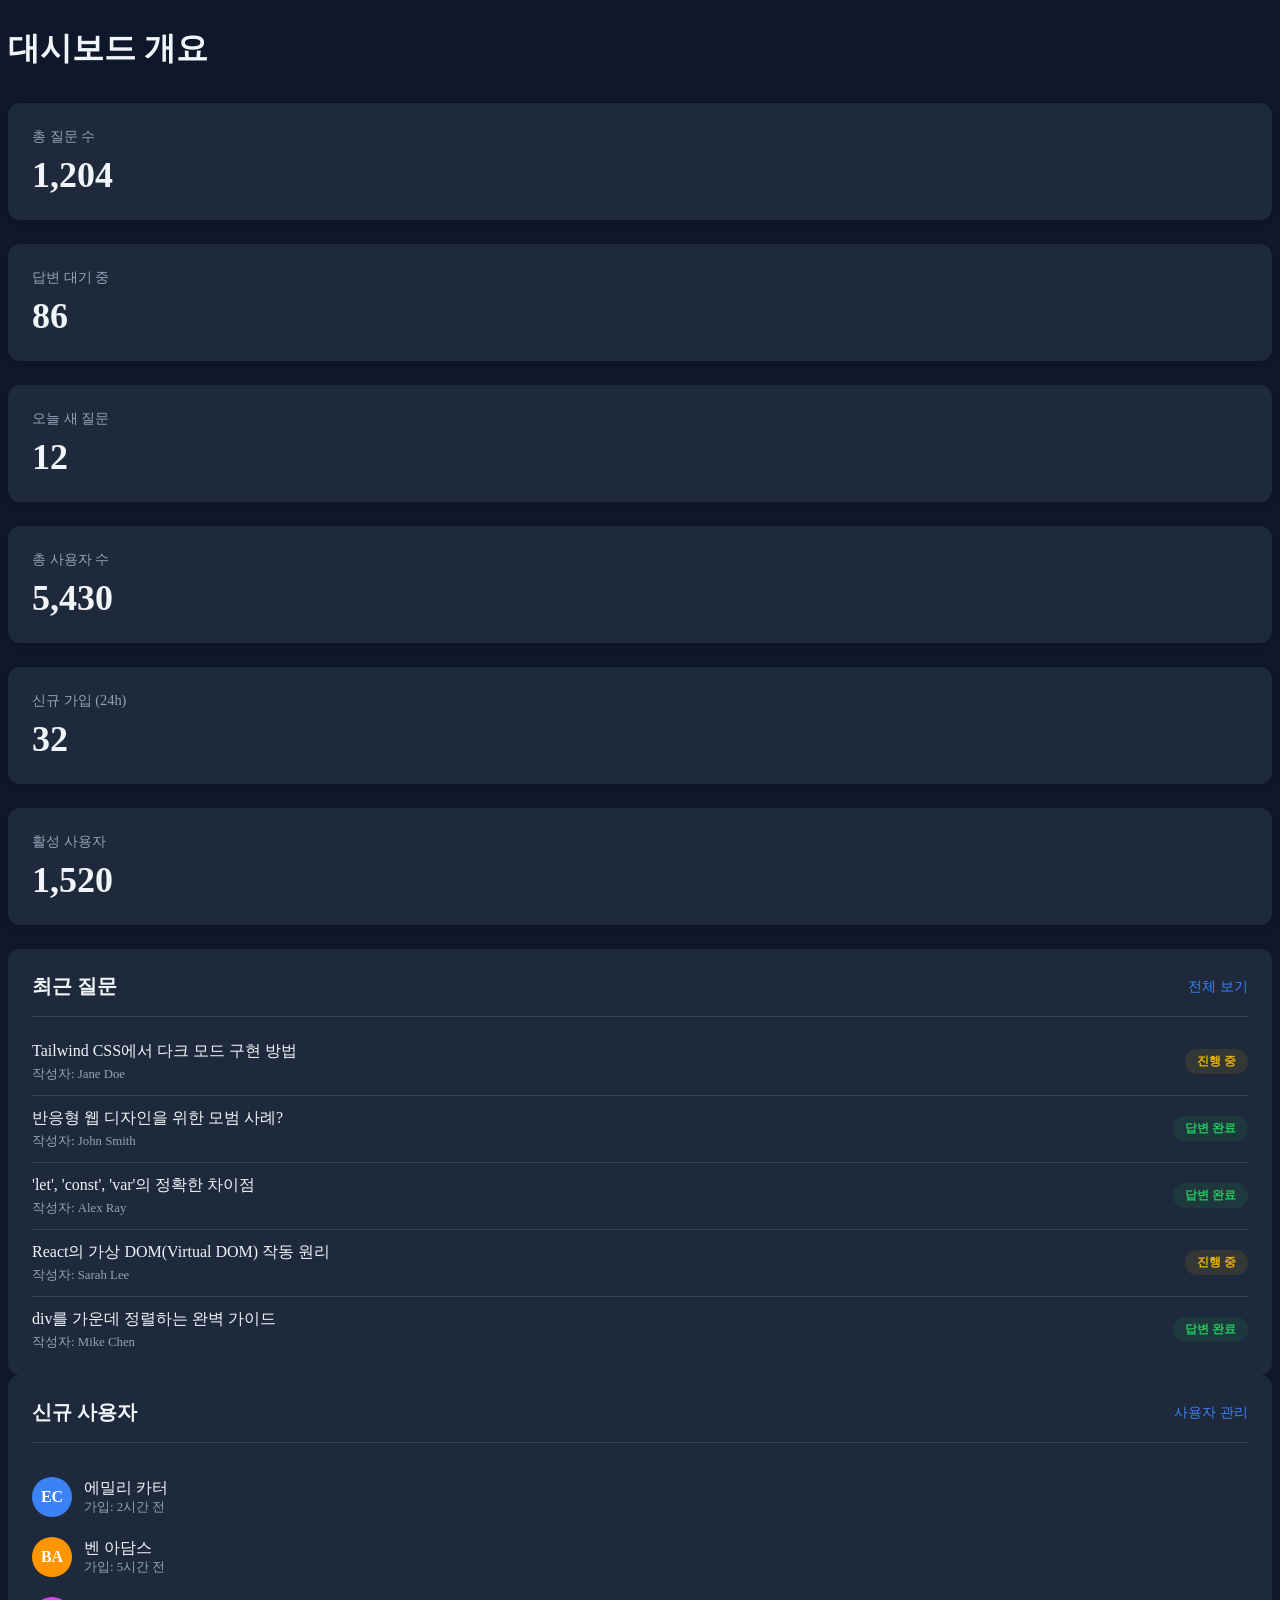
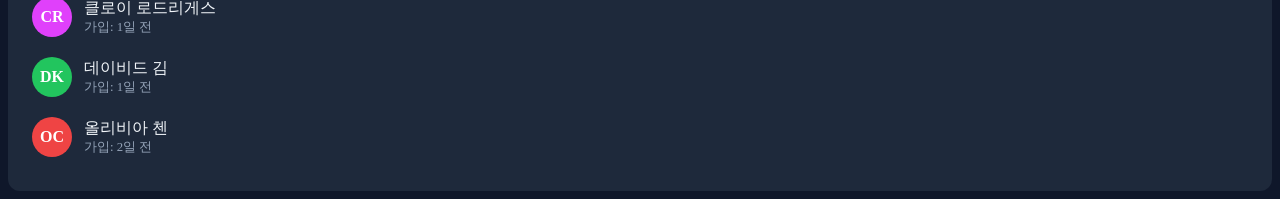
<file: src/main/resources/templates/index2.html>
<!DOCTYPE html>
<html xmlns:th="http://www.thymeleaf.org"
      xmlns:layout="http://www.ultraq.net.nz/thymeleaf/layout"
      layout:decorate="~{layouts/layout}">

<th:block layout:fragment="css">
  <style>
      /* CSS 변수를 사용한 다크 모드 색상표 */
      :root {
          --dark-bg-primary: #0F172A; /* 페이지 전체 배경 */
          --dark-bg-secondary: #1E293B; /* 카드 배경 */
          --dark-text-primary: #F1F5F9; /* 기본 텍스트 (밝은 흰색) */
          --dark-text-secondary: #94A3B8; /* 보조 텍스트 (회색) */
          --dark-border: #334155; /* 경계선 */
          --dark-accent-blue: #3B82F6; /* 링크 및 버튼 */
          --dark-accent-green: #22C55E; /* 답변 완료 */
          --dark-accent-yellow: #EAB308; /* 진행 중 */
      }

      /* 레이아웃의 body 태그에 어두운 배경색을 강제로 적용합니다.
        기존 layout.html에 밝은 배경이 설정되어 있을 수 있어 !important를 사용합니다.
      */
      body {
          background-color: var(--dark-bg-primary) !important;
          color: var(--dark-text-primary);
      }

      /* 부모 레이아웃의 .container 기본 스타일을 오버라이드합니다.
        (배경색 제거, 패딩/마진 조절)
      */
      .container {
          background-color: transparent !important;
          border: none !important;
          box-shadow: none !important;
      }

      .dashboard-title {
          font-size: 2rem;
          font-weight: 700;
          color: var(--dark-text-primary);
          margin-bottom: 2rem;
      }

      /* 6개 요약 카드 */
      .stat-card {
          background-color: var(--dark-bg-secondary);
          border-radius: 12px;
          padding: 24px;
          margin-bottom: 1.5rem;
          box-shadow: 0 4px 6px rgba(0, 0, 0, 0.1);
      }

      .stat-card .stat-title {
          font-size: 0.9rem;
          color: var(--dark-text-secondary);
          margin-bottom: 8px;
      }

      .stat-card .stat-value {
          font-size: 2.25rem;
          font-weight: 700;
          color: var(--dark-text-primary);
      }

      /* 최근 질문 / 신규 사용자 리스트 카드 */
      .list-card {
          background-color: var(--dark-bg-secondary);
          border-radius: 12px;
          padding: 24px;
          height: 100%;
      }

      .list-card-header {
          display: flex;
          justify-content: space-between;
          align-items: center;
          margin-bottom: 1.5rem;
          padding-bottom: 1rem;
          border-bottom: 1px solid var(--dark-border);
      }

      .list-card-header h3 {
          font-size: 1.25rem;
          font-weight: 600;
          color: var(--dark-text-primary);
          margin: 0;
      }

      .list-card-header a {
          font-size: 0.9rem;
          color: var(--dark-accent-blue);
          text-decoration: none;
          font-weight: 500;
      }
      .list-card-header a:hover {
          text-decoration: underline;
      }

      /* 최근 질문 아이템 */
      .question-item {
          display: flex;
          justify-content: space-between;
          align-items: center;
          padding: 12px 0;
          border-bottom: 1px solid var(--dark-border);
      }
      .question-item:last-child {
          border-bottom: none;
          padding-bottom: 0;
      }
      .question-item:first-child {
          padding-top: 0;
      }

      .question-item .question-title {
          font-size: 1rem;
          font-weight: 500;
          color: var(--dark-text-primary);
          margin-bottom: 4px;
          cursor: pointer;
      }
      .question-item .question-title:hover {
          color: var(--dark-accent-blue);
      }

      .question-item .question-meta {
          font-size: 0.8rem;
          color: var(--dark-text-secondary);
      }

      /* 답변 상태 배지 */
      .badge-status {
          padding: 4px 12px;
          border-radius: 12px;
          font-size: 0.75rem;
          font-weight: 600;
          white-space: nowrap;
      }

      .badge-answered {
          background-color: rgba(34, 197, 94, 0.1);
          color: var(--dark-accent-green);
      }

      .badge-open {
          background-color: rgba(234, 179, 8, 0.1);
          color: var(--dark-accent-yellow);
      }

      /* 신규 사용자 아이템 */
      .user-item {
          display: flex;
          align-items: center;
          padding: 10px 0;
      }

      .user-avatar {
          width: 40px;
          height: 40px;
          border-radius: 50%;
          margin-right: 12px;
          background-color: var(--dark-border);
          /* 임시 플레이스홀더 스타일 */
          display: inline-flex;
          align-items: center;
          justify-content: center;
          font-weight: 600;
      }
      /* 아바타 이미지 대신 이니셜 사용 예시 */
      .avatar-initial {
          background-color: #3B82F6;
          color: white;
      }


      .user-info .user-name {
          font-size: 1rem;
          font-weight: 500;
          color: var(--dark-text-primary);
      }

      .user-info .user-meta {
          font-size: 0.8rem;
          color: var(--dark-text-secondary);
      }

  </style>
</th:block>

<div layout:fragment="content" class="container my-3">
  <h2 class="dashboard-title">대시보드 개요</h2>

  <div class="row">
    <div class="col-lg-4 col-md-6">
      <div class="stat-card">
        <div class="stat-title">총 질문 수</div>
        <div class="stat-value">1,204</div>
      </div>
    </div>
    <div class="col-lg-4 col-md-6">
      <div class="stat-card">
        <div class="stat-title">답변 대기 중</div>
        <div class="stat-value">86</div>
      </div>
    </div>
    <div class="col-lg-4 col-md-6">
      <div class="stat-card">
        <div class="stat-title">오늘 새 질문</div>
        <div class="stat-value">12</div>
      </div>
    </div>
    <div class="col-lg-4 col-md-6">
      <div class="stat-card">
        <div class="stat-title">총 사용자 수</div>
        <div class="stat-value">5,430</div>
      </div>
    </div>
    <div class="col-lg-4 col-md-6">
      <div class="stat-card">
        <div class="stat-title">신규 가입 (24h)</div>
        <div class="stat-value">32</div>
      </div>
    </div>
    <div class="col-lg-4 col-md-6">
      <div class="stat-card">
        <div class="stat-title">활성 사용자</div>
        <div class="stat-value">1,520</div>
      </div>
    </div>
  </div>

  <div class="row">
    <div class="col-lg-8 mb-4">
      <div class="list-card">
        <div class="list-card-header">
          <h3>최근 질문</h3>
          <a th:href="@{/questions}">전체 보기</a>
        </div>
        <div class="list-card-body">
          <div class="question-item">
            <div>
              <div class="question-title">Tailwind CSS에서 다크 모드 구현 방법</div>
              <div class="question-meta">작성자: Jane Doe</div>
            </div>
            <span class="badge-status badge-open">진행 중</span>
          </div>
          <div class="question-item">
            <div>
              <div class="question-title">반응형 웹 디자인을 위한 모범 사례?</div>
              <div class="question-meta">작성자: John Smith</div>
            </div>
            <span class="badge-status badge-answered">답변 완료</span>
          </div>
          <div class="question-item">
            <div>
              <div class="question-title">'let', 'const', 'var'의 정확한 차이점</div>
              <div class="question-meta">작성자: Alex Ray</div>
            </div>
            <span class="badge-status badge-answered">답변 완료</span>
          </div>
          <div class="question-item">
            <div>
              <div class="question-title">React의 가상 DOM(Virtual DOM) 작동 원리</div>
              <div class="question-meta">작성자: Sarah Lee</div>
            </div>
            <span class="badge-status badge-open">진행 중</span>
          </div>
          <div class="question-item">
            <div>
              <div class="question-title">div를 가운데 정렬하는 완벽 가이드</div>
              <div class="question-meta">작성자: Mike Chen</div>
            </div>
            <span class="badge-status badge-answered">답변 완료</span>
          </div>
        </div>
      </div>
    </div>

    <div class="col-lg-4 mb-4">
      <div class="list-card">
        <div class="list-card-header">
          <h3>신규 사용자</h3>
          <a th:href="@{/admin/users}">사용자 관리</a>
        </div>
        <div class="list-card-body">
          <div class="user-item">
            <div class="user-avatar avatar-initial">EC</div>
            <div class="user-info">
              <div class="user-name">에밀리 카터</div>
              <div class="user-meta">가입: 2시간 전</div>
            </div>
          </div>
          <div class="user-item">
            <div class="user-avatar avatar-initial" style="background-color: #FF9500;">BA</div>
            <div class="user-info">
              <div class="user-name">벤 아담스</div>
              <div class="user-meta">가입: 5시간 전</div>
            </div>
          </div>
          <div class="user-item">
            <div class="user-avatar avatar-initial" style="background-color: #E040FB;">CR</div>
            <div class="user-info">
              <div class="user-name">클로이 로드리게스</div>
              <div class="user-meta">가입: 1일 전</div>
            </div>
          </div>
          <div class="user-item">
            <div class="user-avatar avatar-initial" style="background-color: #22C55E;">DK</div>
            <div class="user-info">
              <div class="user-name">데이비드 김</div>
              <div class="user-meta">가입: 1일 전</div>
            </div>
          </div>
          <div class="user-item">
            <div class="user-avatar avatar-initial" style="background-color: #EF4444;">OC</div>
            <div class="user-info">
              <div class="user-name">올리비아 첸</div>
              <div class="user-meta">가입: 2일 전</div>
            </div>
          </div>
        </div>
      </div>
    </div>
  </div>
</div>

</html>
</file>
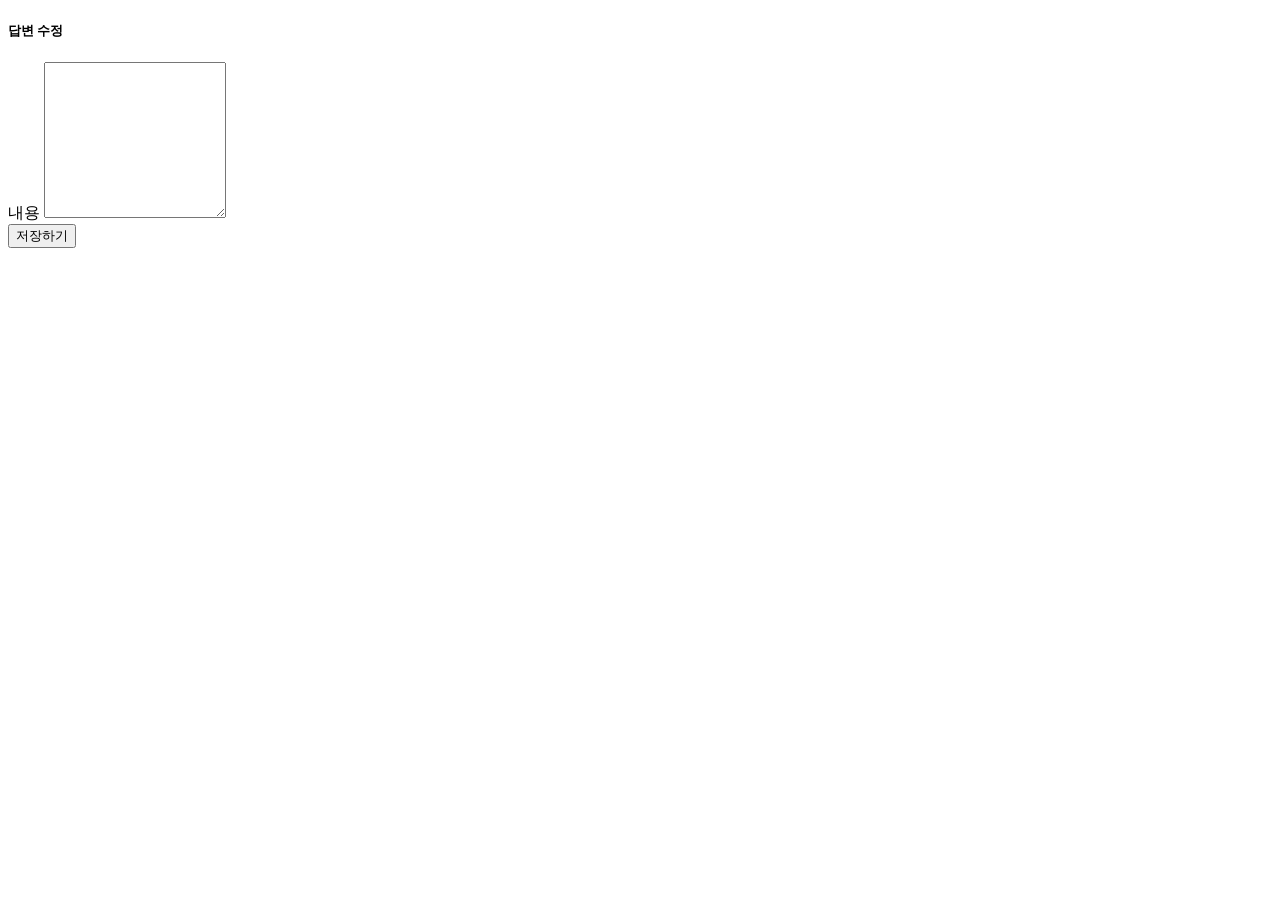
<file: src/main/resources/templates/answer/modifyForm.html>
<!DOCTYPE html>
<html xmlns:th="http://www.thymeleaf.org"
      xmlns:layout="http://www.ultraq.net.nz/thymeleaf/layout"
      layout:decorate="~{layouts/layout}">


<div layout:fragment="content" class="container my-3">
  <h5 class="my-3 border-bottom pb-2">답변 수정</h5>
  <form th:object="${answerDto}" method="post">
    <input type="hidden" th:name="${_csrf.parameterName}" th:value="${_csrf.token}" />
    <div class="mb-3">
      <label for="content" class="form-label">내용</label>
      <textarea th:field="*{content}" id="content" class="form-control" rows="10"></textarea>
    </div>
    <input type="submit" value="저장하기" class="btn btn-primary my-2">
  </form>
</div>
</html>
</file>
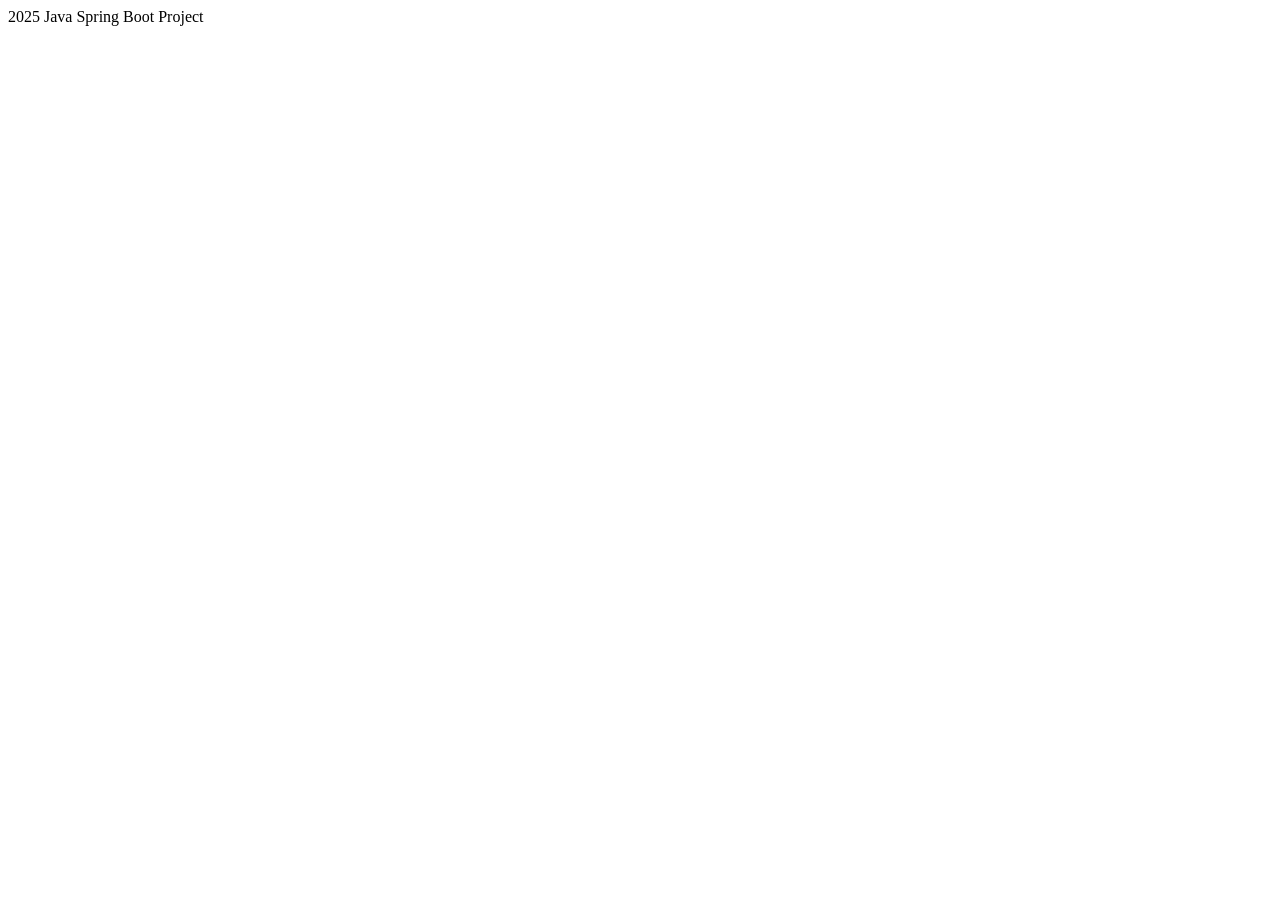
<file: src/main/resources/templates/fragments/footer.html>
<!DOCTYPE html>
<html lang="ko" xmlns:th="http://www.thymeleaf.org">
<div class="footer" th:fragment="footer">
  <footer class="page-footer font-small cyan darken-3">
    <div class="footer-copyright text-center py-3">
      2025 Java Spring Boot Project
    </div>
  </footer>
</div>
</html>
</file>
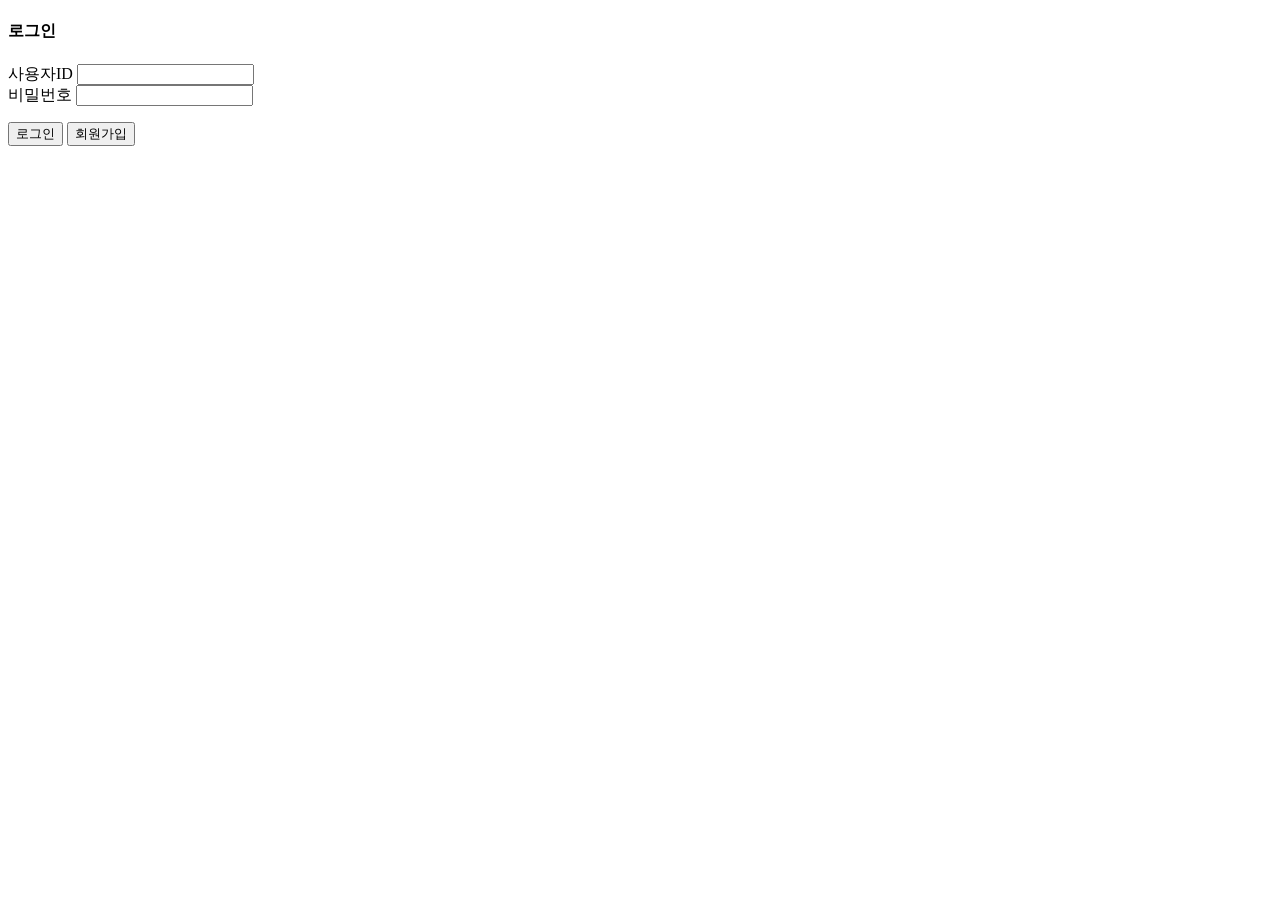
<file: src/main/resources/templates/member/login.html>
<!DOCTYPE html>
<html xmlns:th="http://www.thymeleaf.org"
      xmlns:layout="http://www.ultraq.net.nz/thymeleaf/layout"
      layout:decorate="~{layouts/layout}">

<th:block layout:fragment="css">
  <style>
      .error {
          color: #bd2130;
      }
  </style>
</th:block>

<div layout:fragment="content" class="container my-3">
  <div class="my-3 border-bottom">
    <div>
      <h4>로그인</h4>
    </div>
  </div>
  <form th:action="@{/member/login}"  method="post">
    <div class="mb-3">
      <label for="username" class="form-label">사용자ID</label>
      <input type="text" name="username" id="username" class="form-control">
    </div>
    <div class="mb-3">
      <label for="password" class="form-label">비밀번호</label>
      <input type="password" name="password" id="password" class="form-control">
    </div>
    <div class="mb-3">
      <p th:if="${loginErrorMsg}" class="error" th:text="${loginErrorMsg}"></p>
      <button class="btn btn-primary">로그인</button>
      <button type="button" class="btn btn-primary" onClick="location.href='/member/signup'">회원가입</button>
      <input type="hidden" th:name="${_csrf.parameterName}" th:value="${_csrf.token}">
    </div>
  </form>
</div>

</html>
</file>
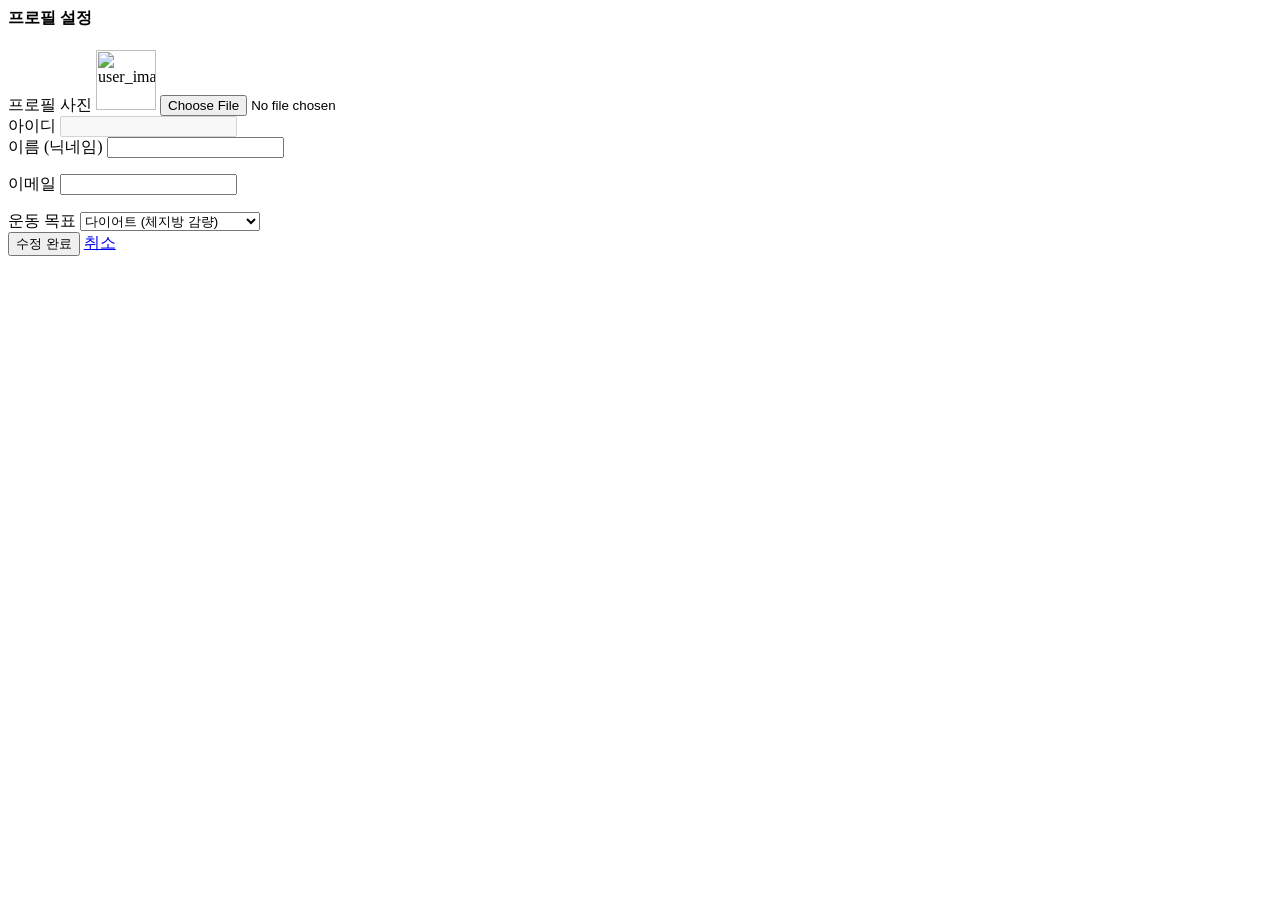
<file: src/main/resources/templates/member/setting.html>
<html xmlns:th="http://www.thymeleaf.org"
      xmlns:layout="http://www.ultraq.net.nz/thymeleaf/layout"
      layout:decorate="~{layouts/layout}">

<div layout:fragment="content" class="container my-3">
    <div class="row justify-content-center">
        <div class="col-md-6">

            <h4 class="my-3 border-bottom pb-2">프로필 설정</h4>

            <form th:action="@{/member/setting}" th:object="${memberModifyForm}" method="post" enctype="multipart/form-data">
                <div th:replace="~{form_errors :: formErrorsFragment}"></div>

                <div class="mb-4 text-center">
                    <label class="form-label fw-bold d-block">프로필 사진</label>

                    <img th:src="${userImage}" height="60" class="rounded-circle me-3" alt="user_image">

                    <input type="file" th:field="*{file}" class="form-control form-control-sm mx-auto" style="max-width: 300px;">
                </div>

                <div class="mb-3">
                    <label class="form-label fw-bold">아이디</label>
                    <input type="text" class="form-control" th:value="${#authentication.name}" disabled readonly>
                </div>

                <div class="mb-3">
                    <label for="name" class="form-label fw-bold">이름 (닉네임)</label>
                    <input type="text" th:field="*{name}" class="form-control">
                    <p th:if="${#fields.hasErrors('name')}" th:errors="*{name}" class="fieldError text-danger small mt-1"></p>
                </div>

                <div class="mb-3">
                    <label for="email" class="form-label fw-bold">이메일</label>
                    <input type="email" th:field="*{email}" class="form-control">
                    <p th:if="${#fields.hasErrors('email')}" th:errors="*{email}" class="fieldError text-danger small mt-1"></p>
                </div>

                <div class="mb-3">
                    <label for="department" class="form-label fw-bold">운동 목표</label>
                    <select th:field="*{department}" class="form-select">
                        <option value="DIET">다이어트 (체지방 감량)</option>
                        <option value="BULKUP">벌크업 (근육량 증가)</option>
                        <option value="PROFILE">바디프로필 (단기간 집중)</option>
                        <option value="REHAB">체형교정/재활 (건강 회복)</option>
                        <option value="STAMINA">체력증진 (생존 운동)</option>
                        <option value="POWERLIFTING">파워리프팅 (3대 중량 증가)</option>
                    </select>
                </div>

                <div class="d-grid gap-2 mt-4">
                    <button type="submit" class="btn btn-primary btn-lg">수정 완료</button>
                    <a href="/" class="btn btn-secondary">취소</a>
                </div>
            </form>

        </div>
    </div>
</div>
</html>
</file>
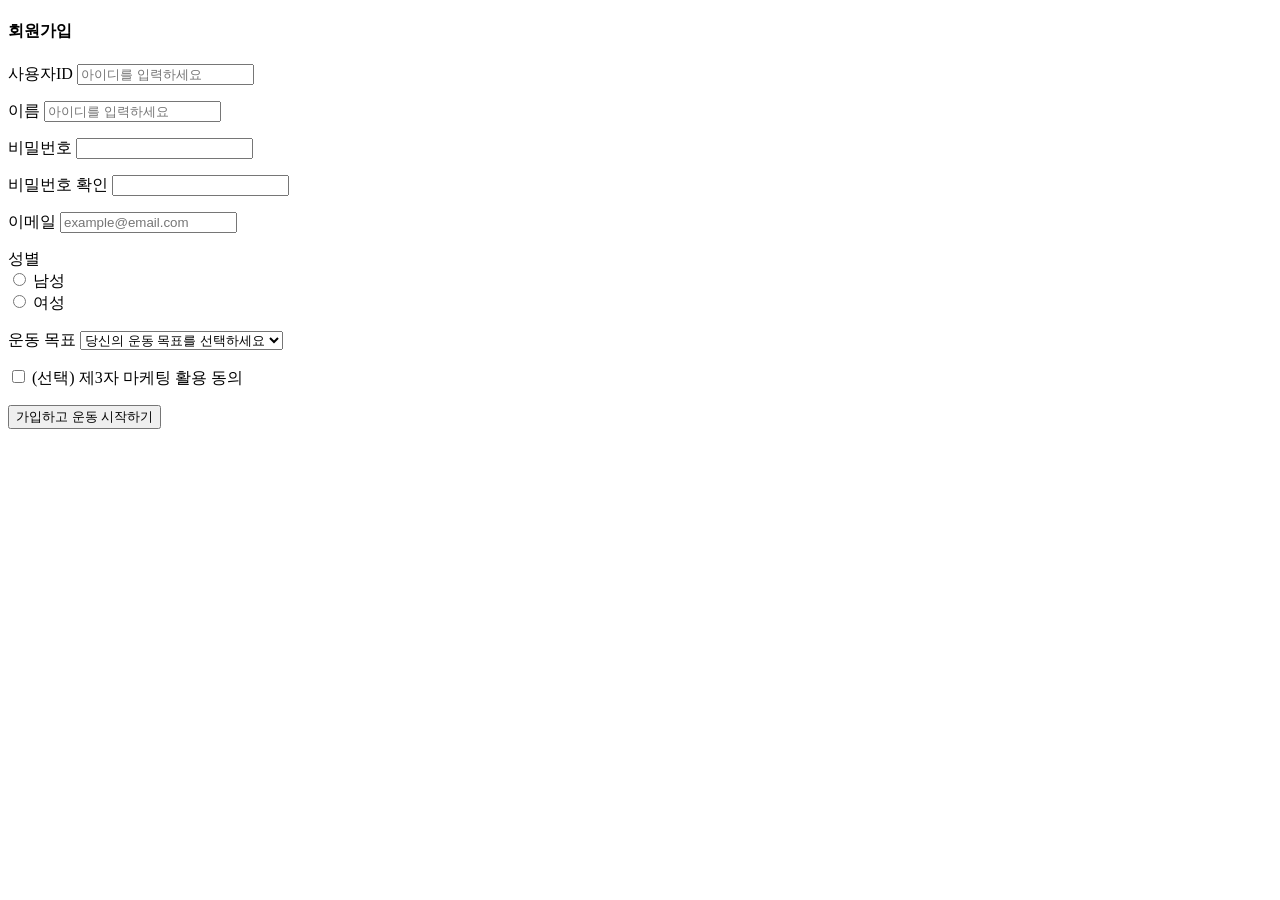
<file: src/main/resources/templates/member/signup.html>
<!DOCTYPE html>
<html xmlns:th="http://www.thymeleaf.org"
      xmlns:layout="http://www.ultraq.net.nz/thymeleaf/layout"
      layout:decorate="~{layouts/layout}">

<th:block layout:fragment="css">
    <style>.fieldError { color: #bd2130; }</style>
</th:block>

<div layout:fragment="content" class="container my-3">
    <div class="my-3 border-bottom">
        <div><h4>회원가입</h4></div>
    </div>

    <form th:action="@{/member/signup}" th:object="${memberDto}" method="post">
        <div class="mb-3">
            <label for="username" class="form-label">사용자ID</label>
            <input type="text" th:field="*{username}" id="username" class="form-control" placeholder="아이디를 입력하세요">
            <p th:if="${#fields.hasErrors('username')}" th:errors="*{username}" class="fieldError"></p>
        </div>

        <div class="mb-3">
            <label for="name" class="form-label">이름</label>
            <input type="text" th:field="*{name}" id="name" class="form-control" placeholder="아이디를 입력하세요">
            <p th:if="${#fields.hasErrors('name')}" th:errors="*{name}" class="fieldError"></p>
        </div>

        <div class="mb-3">
            <label for="password1" class="form-label">비밀번호</label>
            <input type="password" th:field="*{password1}" id="password1" class="form-control">
            <p th:if="${#fields.hasErrors('password1')}" th:errors="*{password1}" class="fieldError"></p>
        </div>

        <div class="mb-3">
            <label for="password2" class="form-label">비밀번호 확인</label>
            <input type="password" th:field="*{password2}" id="password2" class="form-control">
            <p th:if="${#fields.hasErrors('password2')}" th:errors="*{password2}" class="fieldError"></p>
        </div>

        <div class="mb-3">
            <label for="email" class="form-label">이메일</label>
            <input type="email" th:field="*{email}" id="email" class="form-control" placeholder="example@email.com">
            <p th:if="${#fields.hasErrors('email')}" th:errors="*{email}" class="fieldError"></p>
        </div>

        <div class="mb-3">
            <label class="form-label d-block">성별</label>
            <div class="form-check form-check-inline">
                <input class="form-check-input" type="radio" th:field="*{gender}" id="genderMale" value="MALE">
                <label class="form-check-label" for="genderMale">남성</label>
            </div>
            <div class="form-check form-check-inline">
                <input class="form-check-input" type="radio" th:field="*{gender}" id="genderFemale" value="FEMALE">
                <label class="form-check-label" for="genderFemale">여성</label>
            </div>
            <p th:if="${#fields.hasErrors('gender')}" th:errors="*{gender}" class="fieldError"></p>
        </div>

        <div class="mb-3">
            <label for="department" class="form-label">운동 목표</label>
            <select th:field="*{department}" id="department" class="form-select">
                <option value="" disabled selected>당신의 운동 목표를 선택하세요</option>
                <option value="DIET">🔥 다이어트 (체지방 감량)</option>
                <option value="BULKUP">💪 벌크업 (근육량 증가)</option>
                <option value="PROFILE">📸 바디프로필 (단기간 집중)</option>
                <option value="REHAB">🧘 체형교정/재활 (건강 회복)</option>
                <option value="STAMINA">🏃 체력증진 (생존 운동)</option>
                <option value="POWERLIFTING">🏋️ 파워리프팅 (3대 중량 증가)</option>
            </select>
            <p th:if="${#fields.hasErrors('department')}" th:errors="*{department}" class="fieldError"></p>
        </div>
        <div class="mb-3 form-check">
            <input class="form-check-input" type="checkbox" th:field="*{registration}" id="registration">
            <label class="form-check-label" for="registration">
                (선택) 제3자 마케팅 활용 동의
            </label>
            <p th:if="${#fields.hasErrors('registration')}" th:errors="*{registration}" class="fieldError"></p>
        </div>

        <button type="submit" class="btn btn-primary w-100 py-2">가입하고 운동 시작하기</button>
    </form>
</div>

<th:block layout:fragment="script">
    <script th:inline="javascript">
        $(function(){
            let errorMessage = [[${errorMessage}]];
            if(errorMessage != null){ alert(errorMessage); }
        });
    </script>
</th:block>
</html>
</file>
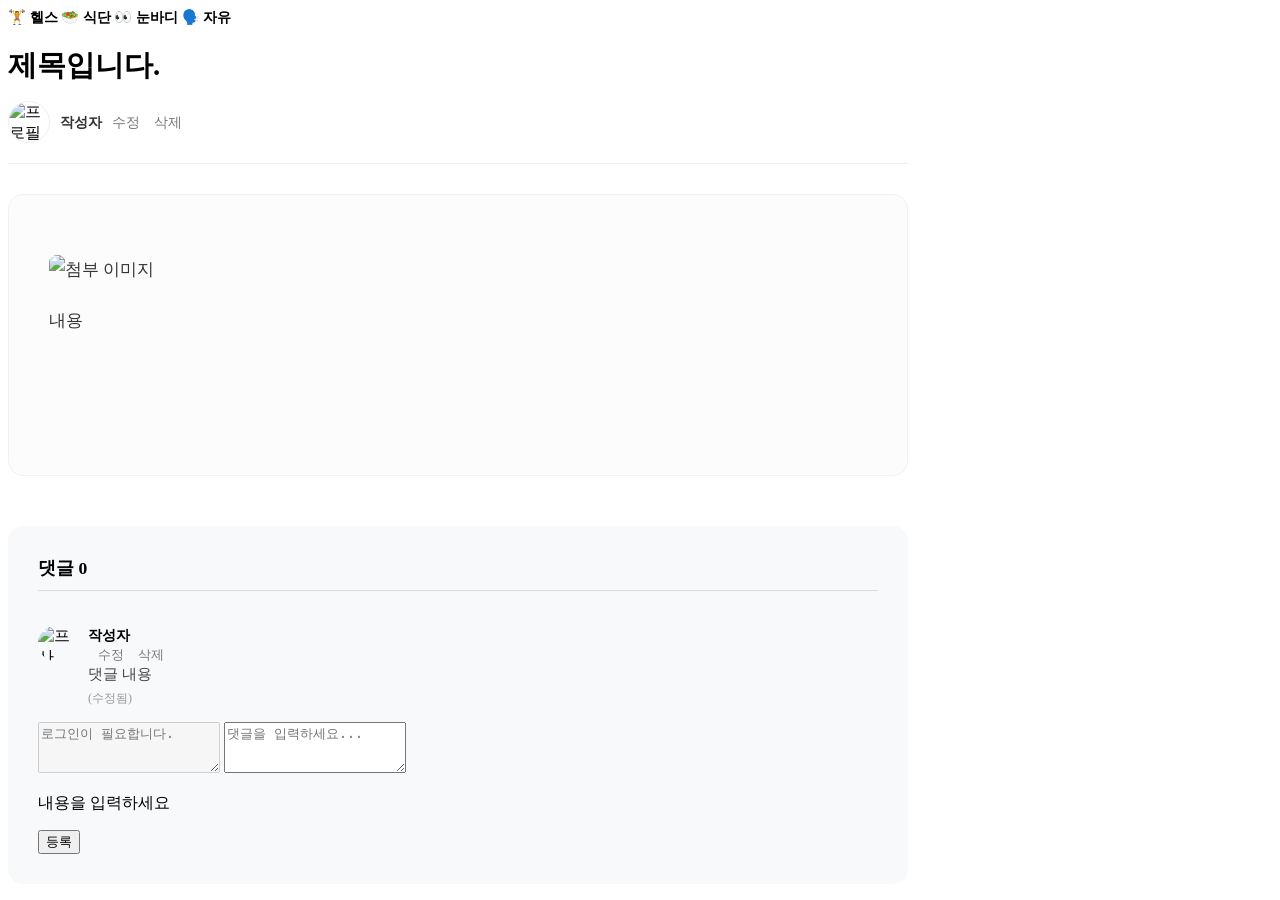
<file: src/main/resources/templates/question/detail.html>
<!DOCTYPE html>
<html xmlns:th="http://www.thymeleaf.org"
      xmlns:layout="http://www.ultraq.net.nz/thymeleaf/layout"
      xmlns:sec="http://www.thymeleaf.org/extras/spring-security"
      layout:decorate="~{layouts/layout}">

<th:block layout:fragment="css">
    <style>
        /* 카테고리 & 타이틀 */
        .blog-category {
            font-size: 0.9rem;
            font-weight: bold;
            margin-bottom: 5px;
        }
        .blog-subject {
            font-size: 1.8rem;
            font-weight: bold;
            color: #000;
            margin-bottom: 15px;
        }

        /* 작성자 프로필 영역 (구분선 있음) */
        .blog-meta {
            display: flex;
            align-items: center;
            border-bottom: 1px solid #eee;
            padding-bottom: 20px;
            margin-bottom: 30px;
        }
        .blog-author-img {
            width: 40px;
            height: 40px;
            border-radius: 50%;
            object-fit: cover;
            margin-right: 10px;
            border: 1px solid #eee;
        }
        .blog-info {
            font-size: 0.9rem;
        }
        .blog-author-name {
            font-weight: bold;
            color: #333;
        }
        .blog-date {
            color: #888;
            font-size: 0.8rem;
        }

        /* 본문 영역 (배경색 있음, 그림자 없음) */
        .blog-content-box {
            background-color: #fcfcfc; /* 아주 연한 회색 */
            padding: 40px;
            border-radius: 15px;
            font-size: 1.05rem;
            line-height: 1.8;
            color: #333;
            min-height: 200px;
            margin-bottom: 50px;
            border: 1px solid #f1f1f1; /* 테두리 아주 살짝 */
        }
        .blog-content-box img {
            max-width: 100%;
            border-radius: 8px;
            margin: 20px 0;
        }

        /* 댓글 영역 (배경색 있음, 그림자 없음) */
        .comment-section {
            background-color: #f8f9fa; /* 댓글 영역 배경 */
            padding: 30px;
            border-radius: 15px;
        }
        .comment-header {
            font-weight: bold;
            font-size: 1.1rem;
            margin-bottom: 20px;
            border-bottom: 1px solid #ddd;
            padding-bottom: 10px;
        }
        .comment-item {
            display: flex;
            padding: 15px 0;
            border-bottom: 1px solid #e9ecef;
        }
        .comment-item:last-child { border-bottom: none; }

        .comment-img {
            width: 35px;
            height: 35px;
            border-radius: 50%;
            object-fit: cover;
            margin-right: 15px;
        }
        .comment-body {
            flex-grow: 1;
        }
        .comment-author {
            font-weight: bold;
            font-size: 0.9rem;
            margin-bottom: 3px;
        }
        .comment-text {
            font-size: 0.95rem;
            color: #444;
            white-space: pre-line;
            margin-bottom: 5px;
        }
        .comment-date {
            font-size: 0.75rem;
            color: #999;
        }

        /* 버튼 스타일 (심플한 텍스트 링크로 복귀) */
        .btn-text {
            text-decoration: none;
            color: #777;
            font-size: 0.85rem;
            margin-left: 10px;
            cursor: pointer;
        }
        .btn-text:hover { color: #333; text-decoration: underline; }
        .text-danger:hover { color: #ff0000 !important; }
    </style>
</th:block>

<div layout:fragment="content" class="container my-4" style="max-width: 900px;">

    <div class="mb-3">
        <div class="blog-category">
            <span class="text-primary" th:if="${question.category == '운동'}">🏋️ 헬스</span>
            <span class="text-success" th:if="${question.category == '식단'}">🥗 식단</span>
            <span class="text-info" th:if="${question.category == '눈바디'}">👀 눈바디</span>
            <span class="text-secondary" th:if="${question.category == '자유'}">🗣️ 자유</span>
        </div>

        <h1 class="blog-subject" th:text="${question.subject}">제목입니다.</h1>

        <div class="blog-meta">
            <img th:src="${question.author?.profileImage ?: '/images/default.png'}"
                 class="blog-author-img" alt="프로필">

            <div class="blog-info">
                <div class="blog-author-name" th:text="${question.author?.username}">작성자</div>
                <div class="blog-date">
                    <span th:text="${#temporals.format(question.created, 'yyyy.MM.dd. HH:mm')}"></span>
                </div>
            </div>

            <div class="ms-auto"
                 sec:authorize="isAuthenticated()"
                 th:if="${question.author != null and #authentication.getPrincipal().getUsername() == question.author.username}">
                <a th:href="@{|/question/modify/${question.id}|}" class="btn-text">수정</a>
                <a href="javascript:void(0);"
                   th:data-uri="@{|/question/delete/${question.id}|}"
                   class="delete btn-text text-danger">삭제</a>
            </div>
        </div>
    </div>

    <div class="blog-content-box">
        <div th:if="${question.thumbnail != null}" class="text-center">
            <img th:src="@{${question.thumbnail}}" alt="첨부 이미지">
        </div>

        <div th:text="${question.content}">내용</div>
    </div>

    <div class="comment-section">
        <div class="comment-header">
            댓글 <span class="text-success" th:text="${#lists.size(question.answerList)}">0</span>
        </div>

        <div class="comment-list">
            <div th:each="answer : ${question.answerList}" class="comment-item">
                <img th:src="${answer.author?.profileImage ?: '/images/default.png'}"
                     class="comment-img" alt="프사">

                <div class="comment-body">
                    <div class="d-flex justify-content-between">
                        <span class="comment-author" th:text="${answer.author?.username}">작성자</span>

                        <div sec:authorize="isAuthenticated()"
                             th:if="${answer.author != null and #authentication.getPrincipal().getUsername() == answer.author.username}">
                            <a th:href="@{|/answer/modify/${answer.id}|}" class="btn-text" style="font-size: 0.8rem;">수정</a>
                            <a href="javascript:void(0);"
                               th:data-uri="@{|/answer/delete/${answer.id}|}"
                               class="delete btn-text text-danger" style="font-size: 0.8rem;">삭제</a>
                        </div>
                    </div>

                    <div class="comment-text" th:text="${answer.content}">댓글 내용</div>

                    <div class="comment-date">
                        <span th:text="${#temporals.format(answer.created, 'yyyy.MM.dd. HH:mm')}"></span>
                        <span th:if="${answer.updated != null}">(수정됨)</span>
                    </div>
                </div>
            </div>
        </div>

        <form th:action="@{|/answer/create/${question.id}|}" method="post" class="mt-4" th:object="${answerDto}">
            <textarea sec:authorize="isAnonymous()" disabled
                      th:field="*{content}"
                      rows="3" class="form-control" placeholder="로그인이 필요합니다."></textarea>

            <textarea sec:authorize="isAuthenticated()"
                      th:field="*{content}"
                      rows="3" class="form-control" placeholder="댓글을 입력하세요..."></textarea>

            <div class="d-flex justify-content-between align-items-center mt-2">
                <p th:if="${#fields.hasErrors('content')}" th:errors="*{content}" class="fieldError mb-0">내용을 입력하세요</p>
                <div th:unless="${#fields.hasErrors('content')}"></div>
                <button type="submit" class="btn btn-dark btn-sm px-4">등록</button>
            </div>
        </form>
    </div>
</div>

<th:block layout:fragment="script">
    <script type="text/javascript">
        $(document).ready(function () {
            // 삭제 버튼 클릭 이벤트 핸들러
            $('.delete').click(function () {
                if (confirm('정말 삭제하시겠습니까?')) {
                    const uri = $(this).data('uri');
                    window.location.href = uri;
                }
            });
        });
    </script>
</th:block>
</html>
</file>
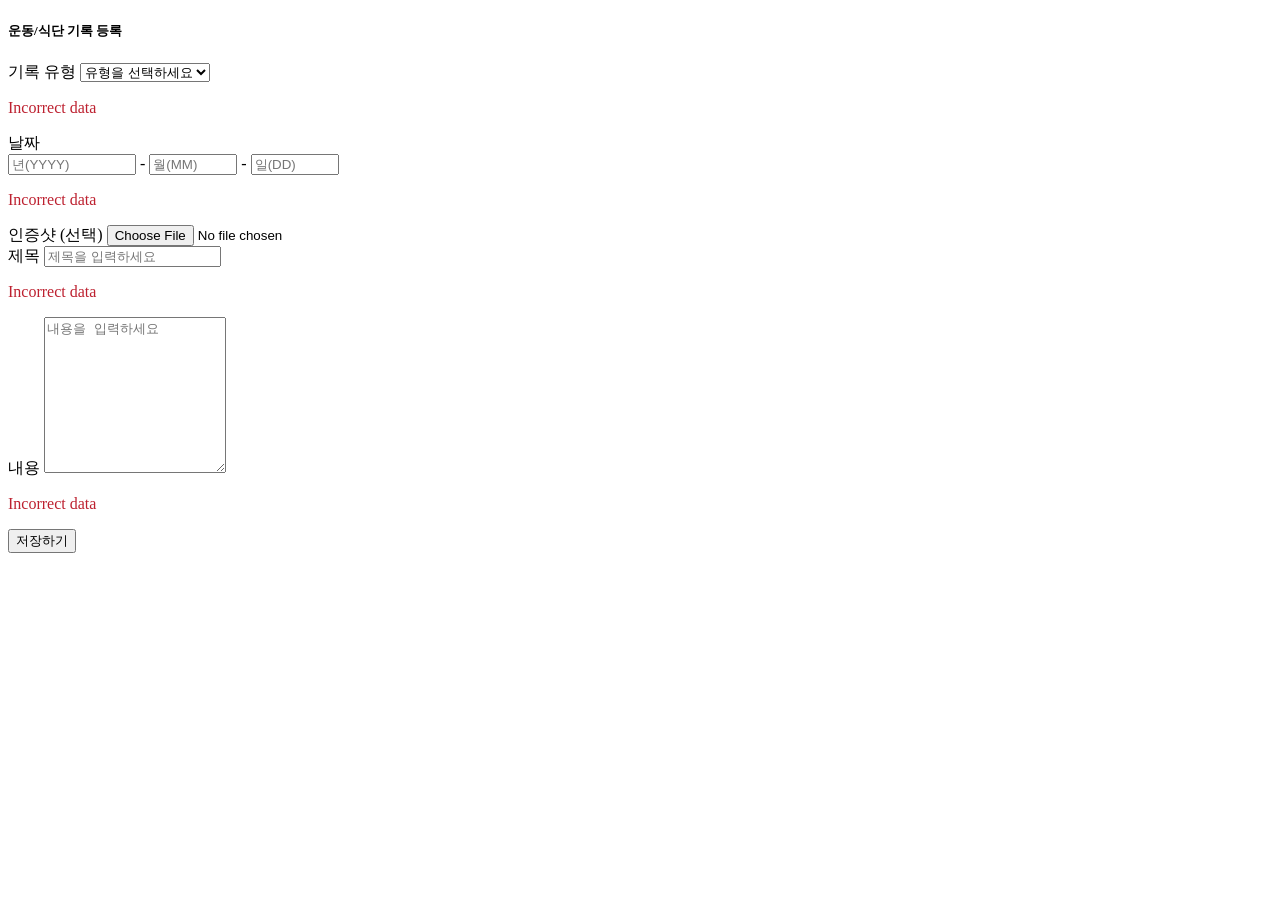
<file: src/main/resources/templates/question/inputForm.html>
<!DOCTYPE html>
<html xmlns:th="http://www.thymeleaf.org"
      xmlns:layout="http://www.ultraq.net.nz/thymeleaf/layout"
      layout:decorate="~{layouts/layout}">

<th:block layout:fragment="css">
    <style>
        .fieldError {
            color: #bd2130;
        }
    </style>
</th:block>

<div layout:fragment="content" class="container my-3">
    <h5 class="my-3 border-bottom pb-2">운동/식단 기록 등록</h5>

    <form th:object="${questionForm}" method="post" enctype="multipart/form-data">

        <input type="hidden" th:name="${_csrf.parameterName}" th:value="${_csrf.token}" />

        <div class="mb-3">
            <label for="category" class="form-label">기록 유형</label>
            <select th:field="*{category}" class="form-select" id="category">
                <option value="">유형을 선택하세요</option>
                <option value="운동">🏋️ 헬스/운동</option>
                <option value="식단">🥗 식단(건강식)</option>
                <option value="눈바디">👀 눈바디/체중</option>
                <option value="자유">🗣️ 자유게시판</option>
            </select>
            <p th:if="${#fields.hasErrors('category')}" th:errors="*{category}" class="fieldError">Incorrect data</p>
        </div>

        <div class="mb-3">
            <label class="form-label">날짜</label>

            <input type="hidden" id="realRecordDate" th:field="*{recordDate}">

            <div class="d-flex gap-2">
                <input type="text" id="year" class="form-control" placeholder="년(YYYY)" maxlength="4" style="width: 120px;">
                <span class="align-self-center fw-bold">-</span>

                <input type="text" id="month" class="form-control" placeholder="월(MM)" maxlength="2" style="width: 80px;">
                <span class="align-self-center fw-bold">-</span>

                <input type="text" id="day" class="form-control" placeholder="일(DD)" maxlength="2" style="width: 80px;">
            </div>
            <p th:if="${#fields.hasErrors('recordDate')}" th:errors="*{recordDate}" class="fieldError">Incorrect data</p>
        </div>

        <div class="mb-3">
            <label for="file" class="form-label">인증샷 (선택)</label>
            <input type="file" class="form-control" id="file" name="file">
        </div>

        <div class="mb-3">
            <label for="subject" class="form-label">제목</label>
            <input type="text" class="form-control" id="subject" th:field="*{subject}" placeholder="제목을 입력하세요" />
            <p th:if="${#fields.hasErrors('subject')}" th:errors="*{subject}" class="fieldError">Incorrect data</p>
        </div>

        <div class="mb-3">
            <label for="content" class="form-label">내용</label>
            <textarea class="form-control" id="content" th:field="*{content}" rows="10" placeholder="내용을 입력하세요"></textarea>
            <p th:if="${#fields.hasErrors('content')}" th:errors="*{content}" class="fieldError">Incorrect data</p>
        </div>

        <button type="submit" class="btn btn-primary my-2">저장하기</button>
    </form>
</div>

<th:block layout:fragment="script">
    <script type="text/javascript">
        $(document).ready(function() {

            // 1. 초기 로딩 시 날짜 세팅
            const existingDate = $("#realRecordDate").val(); // 숨겨진 날짜 값 가져오기

            if(existingDate) {
                // [수정 모드] 기존 날짜가 있으면 쪼개서 보여주기
                const parts = existingDate.split('-');
                if(parts.length === 3) {
                    $("#year").val(parts[0]);
                    $("#month").val(parts[1]);
                    $("#day").val(parts[2]);
                }
            } else {
                const today = new Date();
                const yyyy = today.getFullYear();
                const mm = String(today.getMonth() + 1).padStart(2, '0'); // 1월이 0부터 시작하므로 +1
                const dd = String(today.getDate()).padStart(2, '0');

                $("#year").val(yyyy);
                $("#month").val(mm);
                $("#day").val(dd);

                $("#realRecordDate").val(yyyy + "-" + mm + "-" + dd);
            }

            $("#year").on("input", function() {
                this.value = this.value.replace(/[^0-9]/g, '');
                if(this.value.length >= 4) {
                    $("#month").focus();
                }
                combineDate();
            });


            $("#month").on("input", function() {
                this.value = this.value.replace(/[^0-9]/g, '');
                if(this.value.length >= 2) {
                    $("#day").focus();
                }
                combineDate();
            });


            $("#day").on("input", function() {
                this.value = this.value.replace(/[^0-9]/g, '');
                combineDate();
            });

            function combineDate() {
                const y = $("#year").val();
                let m = $("#month").val();
                let d = $("#day").val();

                if(!y || !m || !d) {
                    $("#realRecordDate").val("");
                    return;
                }

                if(m.length === 1) m = "0" + m;
                if(d.length === 1) d = "0" + d;

                const finalDate = y + "-" + m + "-" + d;
                $("#realRecordDate").val(finalDate);
            }
        });
    </script>
</th:block>
</html>
</file>
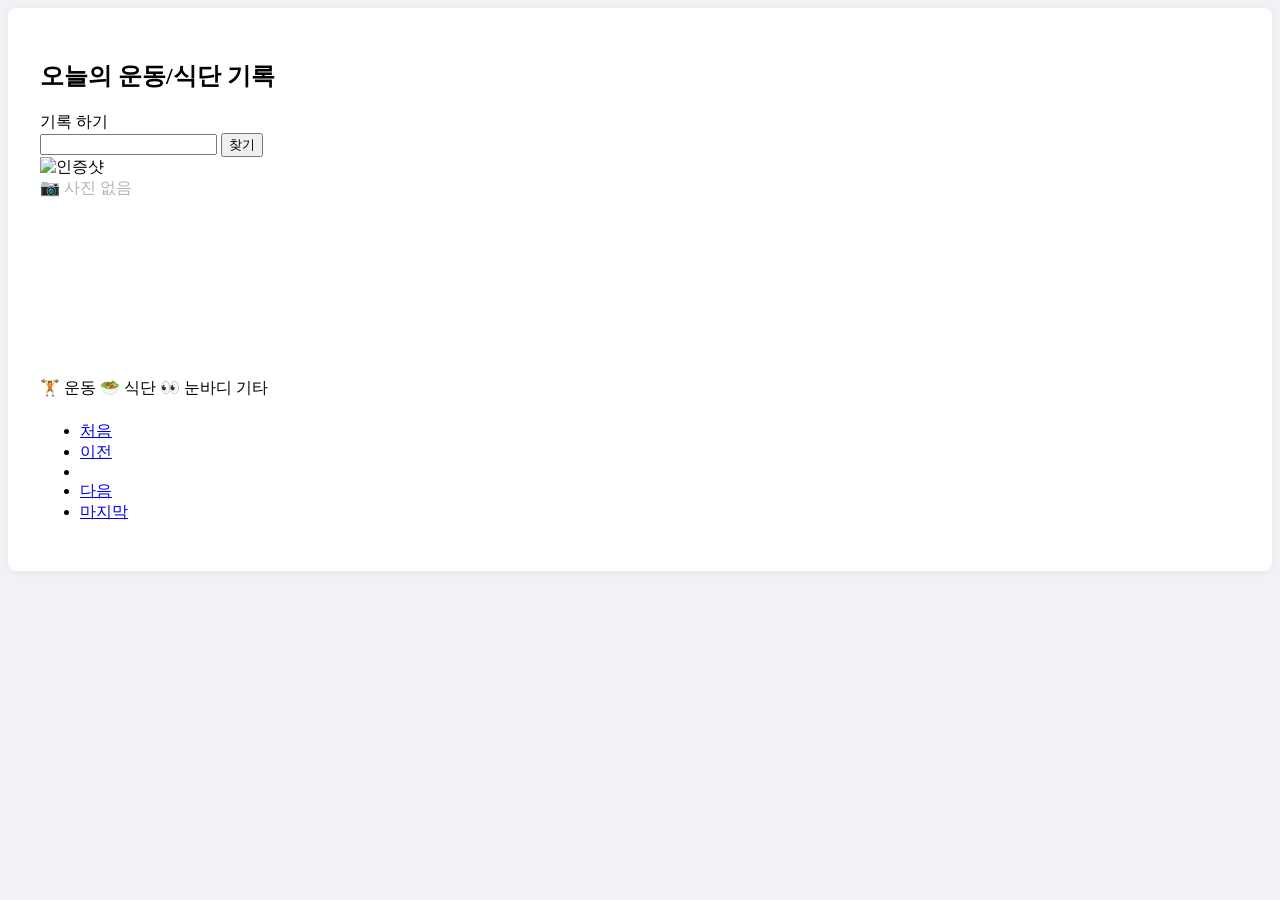
<file: src/main/resources/templates/question/list.html>
<!DOCTYPE html>
<html xmlns:th="http://www.thymeleaf.org"
      xmlns:layout="http://www.ultraq.net.nz/thymeleaf/layout"
      layout:decorate="~{layouts/layout}">

<th:block layout:fragment="css">
    <style>
        body {
            background-color: #f0f2f5;
        }
        .container.my-3 {
            background-color: #ffffff;
            padding: 2rem;
            border-radius: 8px;
            box-shadow: 0 2px 8px rgba(0,0,0,0.05);
        }
        .card-img-top {
            height: 200px;
            object-fit: cover;
        }
    </style>
</th:block>

<div layout:fragment="content" class="container my-3">
    <h2>오늘의 운동/식단 기록</h2>

    <div class="row my-3">
        <div class="col-6">
            <a th:href="@{/question/create}" class="btn btn-primary">기록 하기</a>
        </div>
        <div class="col-6">
            <div class="input-group">
                <input th:type="text" id="search_keyword" class="form-control" th:value="${keyword}">
                <button class="btn btn-outline-secondary" type="button" id="btn_search">찾기</button>
            </div>
        </div>
    </div>

    <div class="row row-cols-1 row-cols-md-3 g-4">
        <div class="col" th:each="question, loop : ${paging}">
            <div class="card h-100 shadow-sm border-0">

                <div th:if="${question.thumbnail != null}" class="overflow-hidden rounded-top">
                    <img th:src="${question.thumbnail}" class="card-img-top" alt="인증샷">
                </div>

                <div th:unless="${question.thumbnail != null}" class="d-flex justify-content-center align-items-center bg-light rounded-top" style="height: 200px; color: #adb5bd;">
                    <span>📷 사진 없음</span>
                </div>

                <div class="card-body">
                    <div class="mb-2">
                        <span class="badge bg-primary" th:if="${question.category == '운동'}">🏋️ 운동</span>
                        <span class="badge bg-success" th:if="${question.category == '식단'}">🥗 식단</span>
                        <span class="badge bg-info" th:if="${question.category == '눈바디'}">👀 눈바디</span>
                        <span class="badge bg-secondary" th:if="${question.category == null}">기타</span>
                    </div>

                    <h5 class="card-title text-truncate">
                        <a th:href="@{|/question/detail/${question.id}|}" th:text="${question.subject}" class="text-decoration-none text-dark fw-bold"></a>
                        <span class="small text-danger ms-1" th:if="${#lists.size(question.answerList) > 0}"
                              th:text="${#lists.size(question.answerList)}">
                      </span>
                    </h5>

                    <div class="d-flex justify-content-between align-items-center mt-3 text-muted small">
                        <span th:text="${question.recordDate != null ? question.recordDate : #temporals.format(question.created, 'yyyy-MM-dd')}"></span>
                        <span th:if="${question.author != null}" th:text="${question.author.username}"></span>
                    </div>
                </div>
            </div>
        </div>
    </div>

    <div th:if="${!paging.isEmpty()}" class="mt-4">
        <th:block th:with="startPage=${(paging.number/10) * 10},
        endPage=(${(paging.totalPages == 0) ? 1 : (startPage + 9 < paging.totalPages ? startPage + 9 : paging.totalPages - 1)})">

            <ul class="pagination justify-content-center">
                <li class="page-item" th:classappend="${paging.number == 0} ? 'disabled'">
                    <a class="page-link" href="javascript:void(0)" th:data-page="0">
                        <span>처음</span>
                    </a>
                </li>
                <li class="page-item" th:classappend="${!paging.hasPrevious} ? 'disabled'">
                    <a class="page-link" href="javascript:void(0)" th:data-page="${paging.number-1}">
                        <span>이전</span>
                    </a>
                </li>
                <li th:each="page: ${#numbers.sequence(startPage, endPage)}"
                    th:classappend="${page == paging.number} ? 'active'" class="page-item">
                    <a th:text="${page + 1}" class="page-link" href="javascript:void(0)" th:data-page="${page}"></a>
                </li>
                <li class="page-item" th:classappend="${!paging.hasNext} ? 'disabled'">
                    <a class="page-link" href="javascript:void(0)" th:data-page="${paging.number+1}">
                        <span>다음</span>
                    </a>
                </li>
                <li class="page-item" th:classappend="${paging.number == paging.totalPages-1} ? 'disabled'">
                    <a class="page-link" href="javascript:void(0)" th:data-page="${paging.totalPages-1}">
                        <span>마지막</span>
                    </a>
                </li>
            </ul>

        </th:block>
    </div>

    <form th:action="@{/question/list}" method="get" id="searchForm">
        <input type="hidden" id="keyword" name="keyword" th:value="${keyword}">
        <input type="hidden" id="page" name="page" th:value="${paging.number}">
    </form>

</div>

<script layout:fragment="script" type='text/javascript'>
    const page_elements = document.getElementsByClassName("page-link");
    Array.from(page_elements).forEach(function (element) {
        element.addEventListener('click', function () {
            document.getElementById('page').value = this.dataset.page;
            document.getElementById('searchForm').submit();
        });
    });

    $("#btn_search").on("click", function () {
        $("#keyword").val($("#search_keyword").val());
        $("#page").val(0);
        $("#searchForm").submit();
    });

    $("#search_keyword").on("keydown", function (e) {
        if (e.key === "Enter") {
            e.preventDefault();
            $("#btn_search").click();
        }
    });
</script>
</html>
</file>
